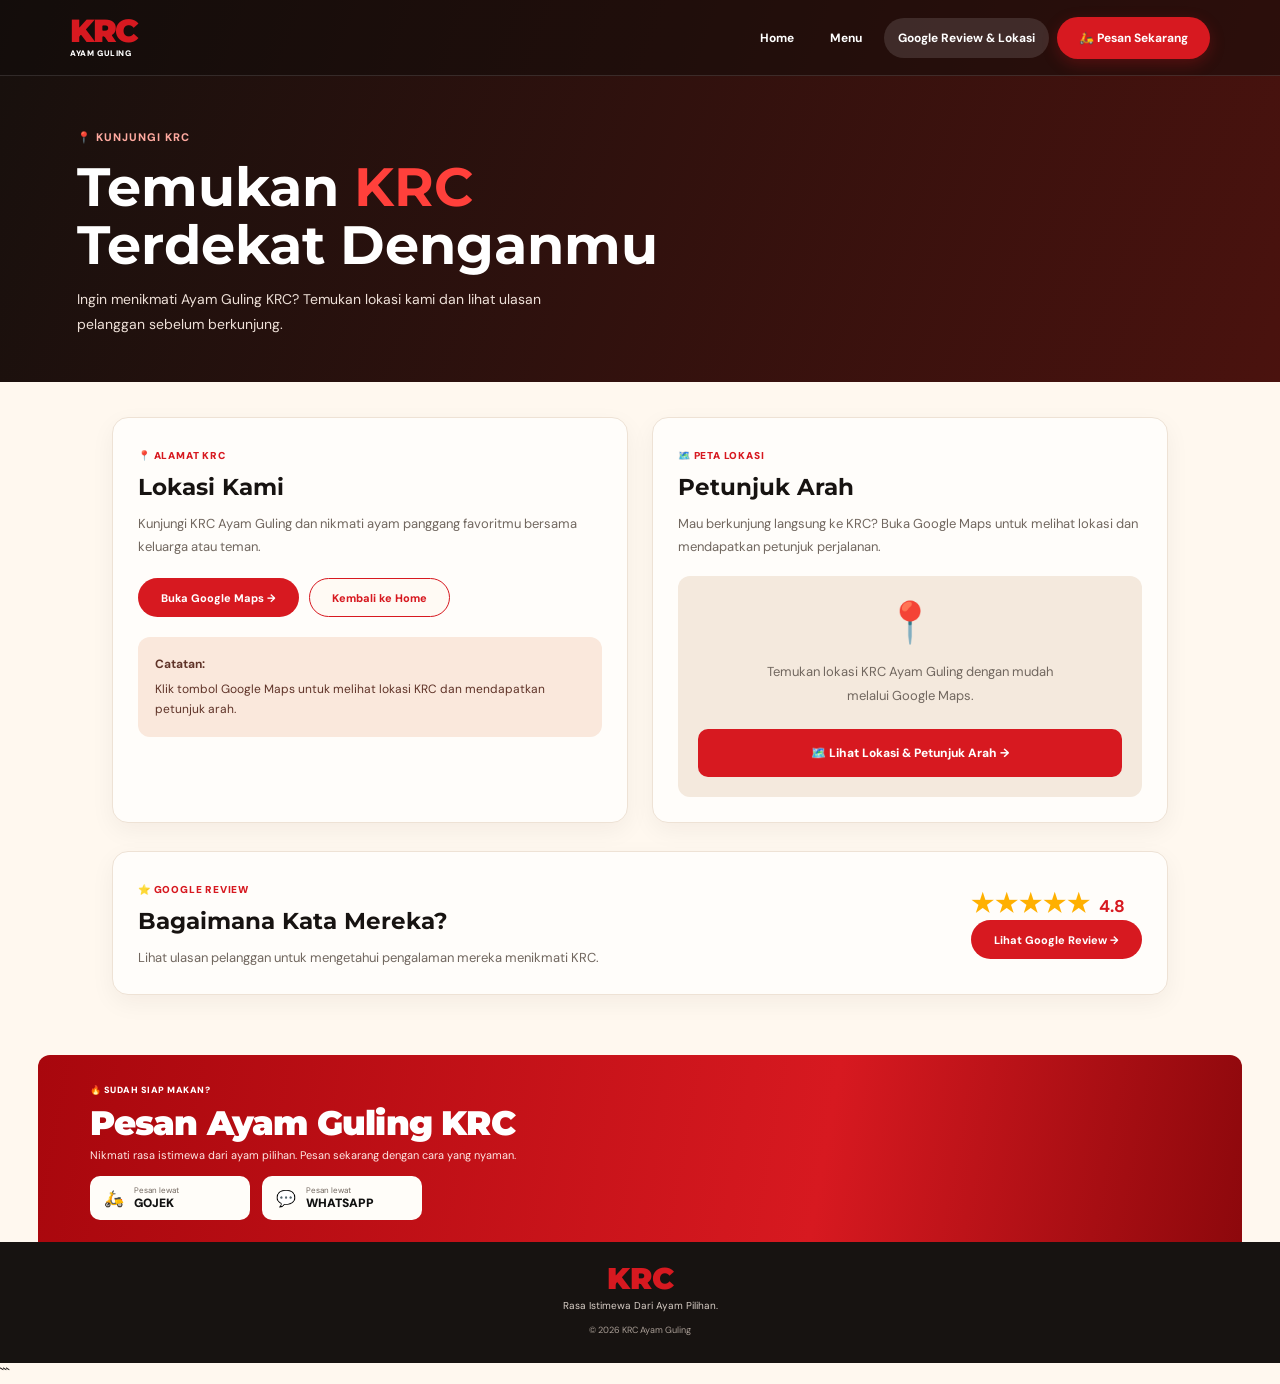
<file: KRC/lokasi.html>
<!DOCTYPE html>
<html lang="id">

<head>
    <meta charset="UTF-8">
    <meta name="viewport" content="width=device-width, initial-scale=1.0">

    <title>Lokasi & Google Review | KRC Ayam Guling</title>

    <meta
        name="description"
        content="Temukan lokasi KRC Ayam Guling dan lihat ulasan pelanggan."
    >

    <link rel="stylesheet" href="css/style.css">

    <style>
        .location-page-hero {
            padding: 125px 6% 45px;
            color: white;
            background: linear-gradient(110deg, #17100d, #4a120e);
        }

        .location-page-hero span {
            display: inline-block;
            color: #ffaaa0;
            font-size: 11px;
            font-weight: 800;
            letter-spacing: 1px;
        }

        .location-page-hero h1 {
            max-width: 700px;
            margin: 12px 0;
            font-family: "Montserrat", sans-serif;
            font-size: clamp(32px, 5vw, 54px);
            line-height: 1.08;
        }

        .location-page-hero h1 strong {
            color: #ff403b;
        }

        .location-page-hero p {
            max-width: 520px;
            color: #eee0d8;
            font-size: 14px;
            line-height: 1.8;
        }

        .location-page-content {
            max-width: 1100px;
            margin: auto;
            padding: 35px 22px 55px;
        }

        .location-panel {
            display: grid;
            grid-template-columns: 1fr 1fr;
            gap: 24px;
            align-items: stretch;
        }

        .location-info-card,
        .map-card,
        .review-detail-card {
            padding: 25px;
            background: #fffdfa;
            border: 1px solid #eee2d5;
            border-radius: 16px;
            box-shadow: 0 8px 25px rgba(48, 25, 12, .05);
        }

        .location-info-card h2,
        .map-card h2,
        .review-detail-card h2 {
            margin: 10px 0;
            font-family: "Montserrat", sans-serif;
            font-size: 23px;
            line-height: 1.2;
        }

        .location-label {
            color: #d71920;
            font-size: 10px;
            font-weight: 900;
            letter-spacing: .8px;
        }

        .location-info-card p,
        .map-card p,
        .review-detail-card p {
            color: #71675f;
            font-size: 13px;
            line-height: 1.8;
        }

        .location-actions {
            display: flex;
            flex-wrap: wrap;
            gap: 10px;
            margin-top: 20px;
        }

        .location-actions .btn {
            font-size: 11px;
        }

        .map-placeholder {
            min-height: 220px;
            margin-top: 18px;
            display: flex;
            flex-direction: column;
            align-items: center;
            justify-content: center;
            gap: 12px;
            padding: 20px;
            text-align: center;
            border-radius: 12px;
            background: #f4e9dd;
        }

        .map-placeholder .map-icon {
            font-size: 40px;
        }

        .map-placeholder p {
            max-width: 300px;
        }

        .map-placeholder .btn {
            text-decoration: none;
            text-align: center;
        }

        .review-detail-section {
            margin-top: 28px;
        }

        .review-detail-card {
            display: flex;
            align-items: center;
            justify-content: space-between;
            flex-wrap: wrap;
            gap: 20px;
        }

        .review-score {
            color: #ffb000;
            font-size: 25px;
            font-weight: 900;
            letter-spacing: 2px;
        }

        .review-score strong {
            color: #d71920;
            font-size: 17px;
            letter-spacing: 0;
        }

        .location-note {
            margin-top: 20px;
            padding: 17px;
            border-radius: 12px;
            background: #fae8dc;
            color: #5f3328;
            font-size: 12px;
            line-height: 1.7;
        }

        .location-note strong {
            display: block;
            margin-bottom: 4px;
        }

        .location-map-link {
            display: flex;
            align-items: center;
            justify-content: center;
            gap: 8px;
            width: 100%;
            min-height: 48px;
            margin-top: 10px;
            padding: 12px 16px;
            border-radius: 10px;
            background: #d71920;
            color: white;
            font-size: 12px;
            font-weight: 800;
            text-decoration: none;
            transition: background .2s ease, transform .2s ease;
        }

        .location-map-link:hover {
            background: #a90f16;
            transform: translateY(-2px);
        }

        .location-actions a,
        .review-detail-card a {
            text-decoration: none;
        }

        @media (max-width: 767px) {
            .location-page-hero {
                padding: 100px 20px 30px;
            }

            .location-page-hero h1 {
                font-size: 32px;
            }

            .location-page-hero p {
                font-size: 12px;
            }

            .location-page-content {
                padding: 22px 14px 35px;
            }

            .location-panel {
                grid-template-columns: 1fr;
                gap: 14px;
            }

            .location-info-card,
            .map-card,
            .review-detail-card {
                padding: 18px;
                border-radius: 12px;
            }

            .location-info-card h2,
            .map-card h2,
            .review-detail-card h2 {
                font-size: 20px;
            }

            .map-placeholder {
                min-height: 180px;
            }

            .review-detail-card {
                align-items: flex-start;
            }

            .location-actions {
                display: grid;
                grid-template-columns: 1fr;
            }

            .location-actions .btn {
                width: 100%;
                box-sizing: border-box;
                text-align: center;
            }

            .location-map-link {
                box-sizing: border-box;
            }

            .review-detail-card > div {
                max-width: 100%;
            }
        }
    </style>
</head>

<body>

    <!-- NAVBAR OTOMATIS -->
    <div id="navbar"></div>

    <main>

        <!-- HERO -->
        <section class="location-page-hero">

            <span>📍 KUNJUNGI KRC</span>

            <h1>
                Temukan <strong>KRC</strong><br>
                Terdekat Denganmu
            </h1>

            <p>
                Ingin menikmati Ayam Guling KRC?
                Temukan lokasi kami dan lihat ulasan pelanggan
                sebelum berkunjung.
            </p>

        </section>

        <!-- INFORMASI LOKASI -->
        <section class="location-page-content">

            <div class="location-panel">

                <!-- KARTU ALAMAT -->
                <article class="location-info-card">

                    <span class="location-label">
                        📍 ALAMAT KRC
                    </span>

                    <h2>Lokasi Kami</h2>

                    <p>
                        Kunjungi KRC Ayam Guling dan nikmati
                        ayam panggang favoritmu bersama keluarga
                        atau teman.
                    </p>

                    <div class="location-actions">

                        <a
                            href="https://maps.app.goo.gl/UUqvDCMfaUV72bQt6"
                            target="_blank"
                            rel="noopener noreferrer"
                            class="btn btn-primary"
                        >
                            Buka Google Maps →
                        </a>

                        <a
                            href="index.html"
                            class="btn btn-white"
                        >
                            Kembali ke Home
                        </a>

                    </div>

                    <div class="location-note">
                        <strong>Catatan:</strong>
                        Klik tombol Google Maps untuk melihat
                        lokasi KRC dan mendapatkan petunjuk arah.
                    </div>

                </article>

                <!-- KARTU PETA -->
                <article class="map-card">

                    <span class="location-label">
                        🗺️ PETA LOKASI
                    </span>

                    <h2>Petunjuk Arah</h2>

                    <p>
                        Mau berkunjung langsung ke KRC?
                        Buka Google Maps untuk melihat lokasi
                        dan mendapatkan petunjuk perjalanan.
                    </p>

                    <div class="map-placeholder">

                        <span class="map-icon">📍</span>

                        <p>
                            Temukan lokasi KRC Ayam Guling
                            dengan mudah melalui Google Maps.
                        </p>

                        <a
                            href="https://maps.app.goo.gl/UUqvDCMfaUV72bQt6"
                            target="_blank"
                            rel="noopener noreferrer"
                            class="location-map-link"
                        >
                            🗺️ Lihat Lokasi & Petunjuk Arah →
                        </a>

                    </div>

                </article>

            </div>

            <!-- GOOGLE REVIEW -->
            <section class="review-detail-section">

                <article class="review-detail-card">

                    <div>

                        <span class="location-label">
                            ⭐ GOOGLE REVIEW
                        </span>

                        <h2>Bagaimana Kata Mereka?</h2>

                        <p>
                            Lihat ulasan pelanggan untuk mengetahui
                            pengalaman mereka menikmati KRC.
                        </p>

                    </div>

                    <div>

                        <div class="review-score">
                            ★★★★★
                            <strong>4.8</strong>
                        </div>

                        <a
                            href="https://maps.app.goo.gl/UUqvDCMfaUV72bQt6"
                            class="btn btn-primary"
                            target="_blank"
                            rel="noopener noreferrer"
                        >
                            Lihat Google Review →
                        </a>

                    </div>

                </article>

            </section>

        </section>

        <!-- AJAKAN PESAN -->
        <section class="order-cta">

            <span>🔥 SUDAH SIAP MAKAN?</span>

            <h2>Pesan Ayam Guling KRC</h2>

            <p>
                Nikmati rasa istimewa dari ayam pilihan.
                Pesan sekarang dengan cara yang nyaman.
            </p>

            <div class="order-buttons">

                <a
                    href="pesan.html"
                    class="order-button gojek"
                >
                    🛵

                    <div>
                        <small>Pesan lewat</small>
                        <strong>GOJEK</strong>
                    </div>
                </a>

                <a
                    href="pesan.html"
                    class="order-button whatsapp"
                >
                    💬

                    <div>
                        <small>Pesan lewat</small>
                        <strong>WHATSAPP</strong>
                    </div>
                </a>

            </div>

        </section>

    </main>

    <!-- FOOTER -->
    <footer>

        <div class="footer-logo">KRC</div>

        <p>Rasa Istimewa Dari Ayam Pilihan.</p>

        <span>© 2026 KRC Ayam Guling</span>

    </footer>

    <!-- JAVASCRIPT NAVBAR -->
    <script src="js/navbar.js"></script>

</body>
</html>
```
</file>
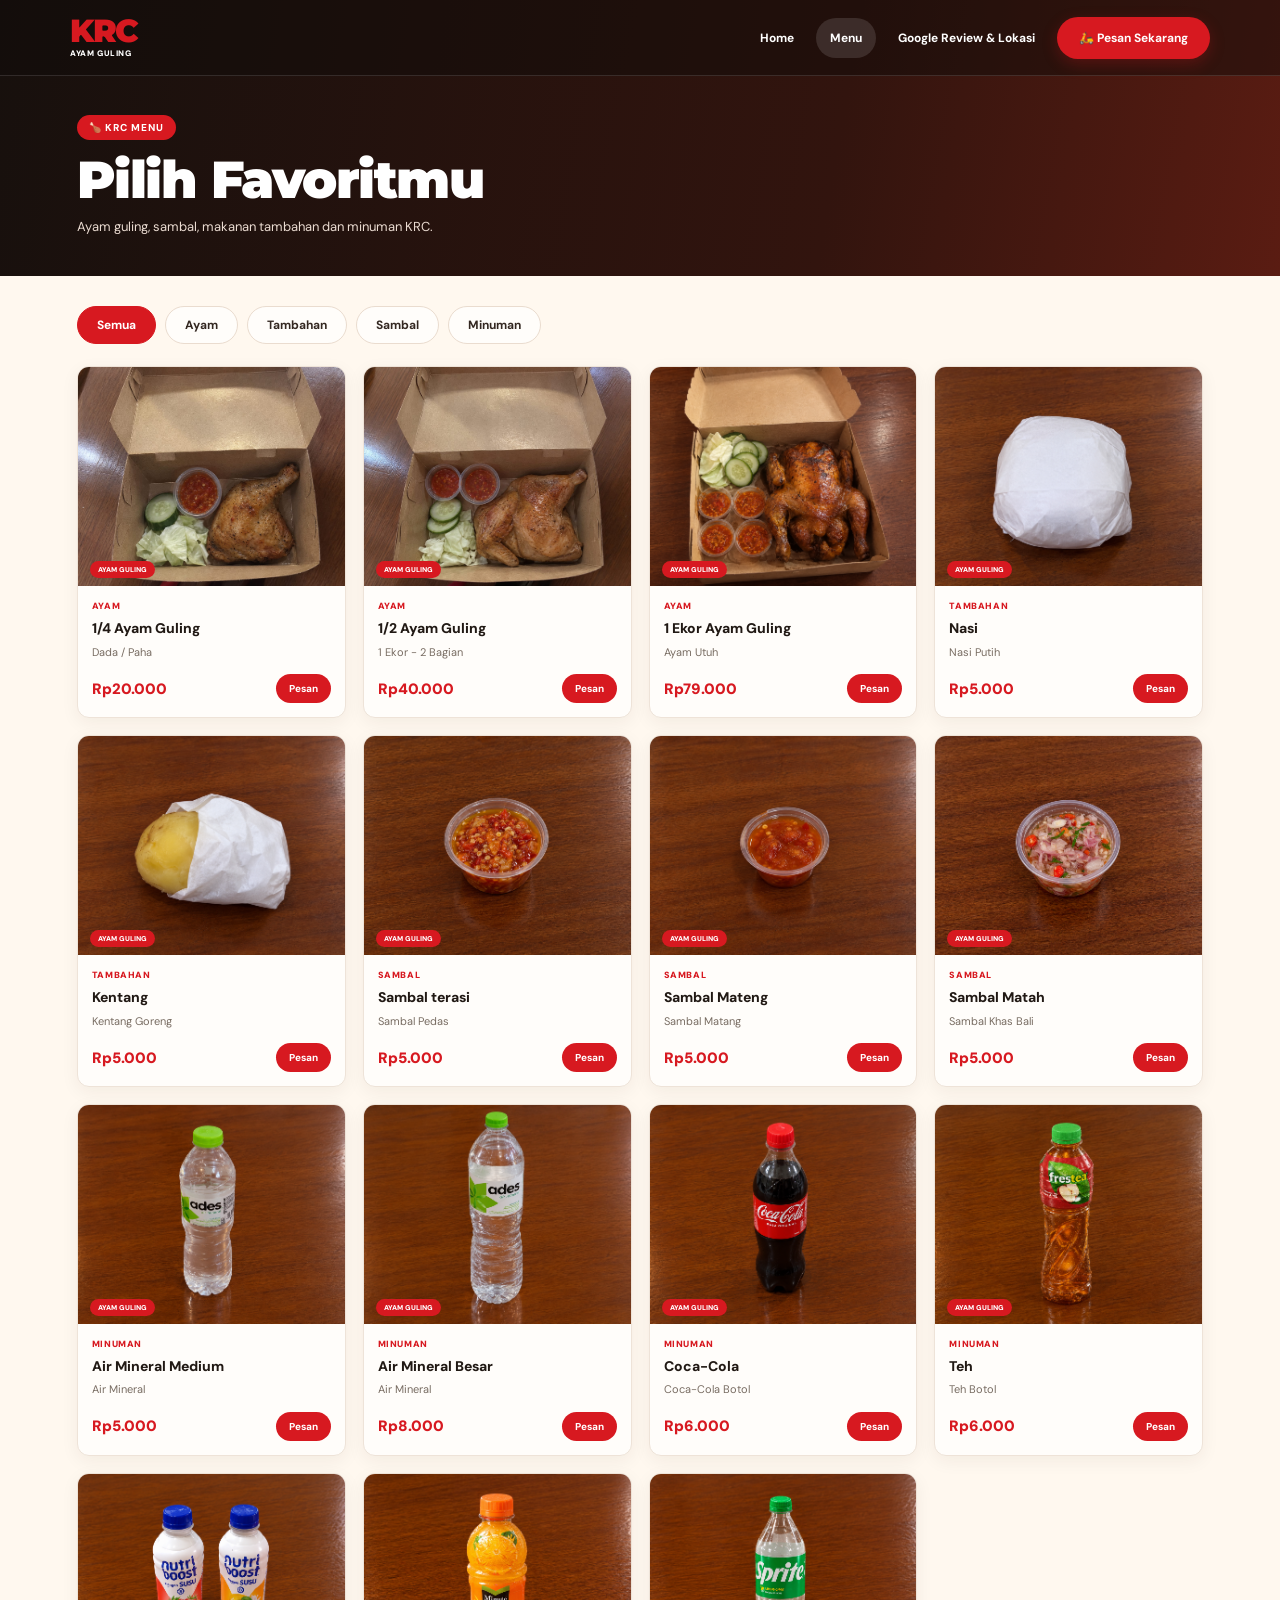
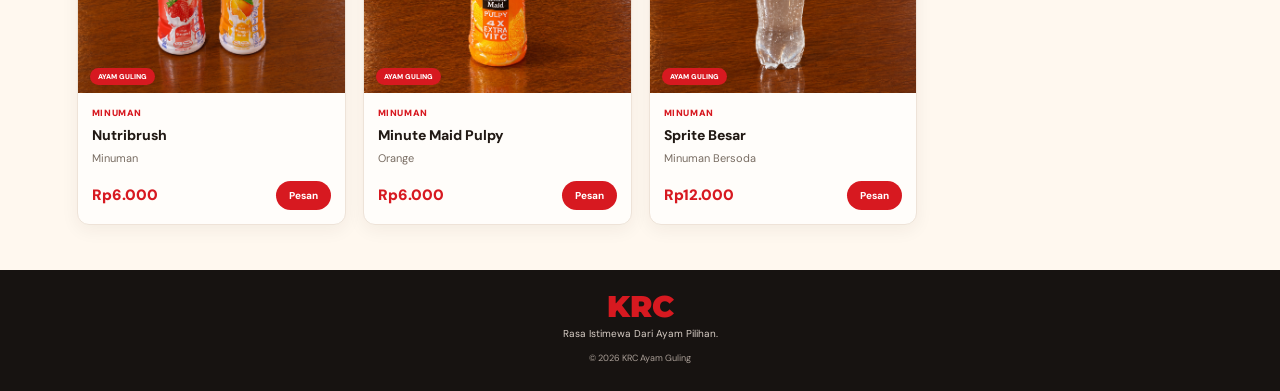
<file: KRC/menu.html>
<!DOCTYPE html>
<html lang="id">

<head>

    <meta charset="UTF-8">

    <meta
        name="viewport"
        content="width=device-width, initial-scale=1.0"
    >

    <title>Menu - KRC Ayam Guling</title>

    <link rel="stylesheet" href="css/style.css">

</head>

<body>

    <div id="navbar"></div>


    <main>

        <section class="page-header">

            <span>🍗 KRC MENU</span>

            <h1>
                Pilih Favoritmu
            </h1>

            <p>
                Ayam guling, sambal, makanan tambahan
                dan minuman KRC.
            </p>

        </section>


        <!-- FILTER -->
        <section class="menu-section">

            <div class="menu-filter">

                <button
                    class="filter-btn active"
                    data-category="all"
                >
                    Semua
                </button>

                <button
                    class="filter-btn"
                    data-category="ayam"
                >
                    Ayam
                </button>

                <button
                    class="filter-btn"
                    data-category="tambahan"
                >
                    Tambahan
                </button>

                <button
                    class="filter-btn"
                    data-category="sambal"
                >
                    Sambal
                </button>

                <button
                    class="filter-btn"
                    data-category="minuman"
                >
                    Minuman
                </button>

            </div>


            <div
                id="menu-container"
                class="menu-grid"
            ></div>

        </section>

    </main>


    <footer>

        <div class="footer-logo">
            KRC
        </div>

        <p>
            Rasa Istimewa Dari Ayam Pilihan.
        </p>

        <span>
            © 2026 KRC Ayam Guling
        </span>

    </footer>


    <script src="js/navbar.js"></script>
    <script src="js/menu.js"></script>

</body>
</html>
</file>
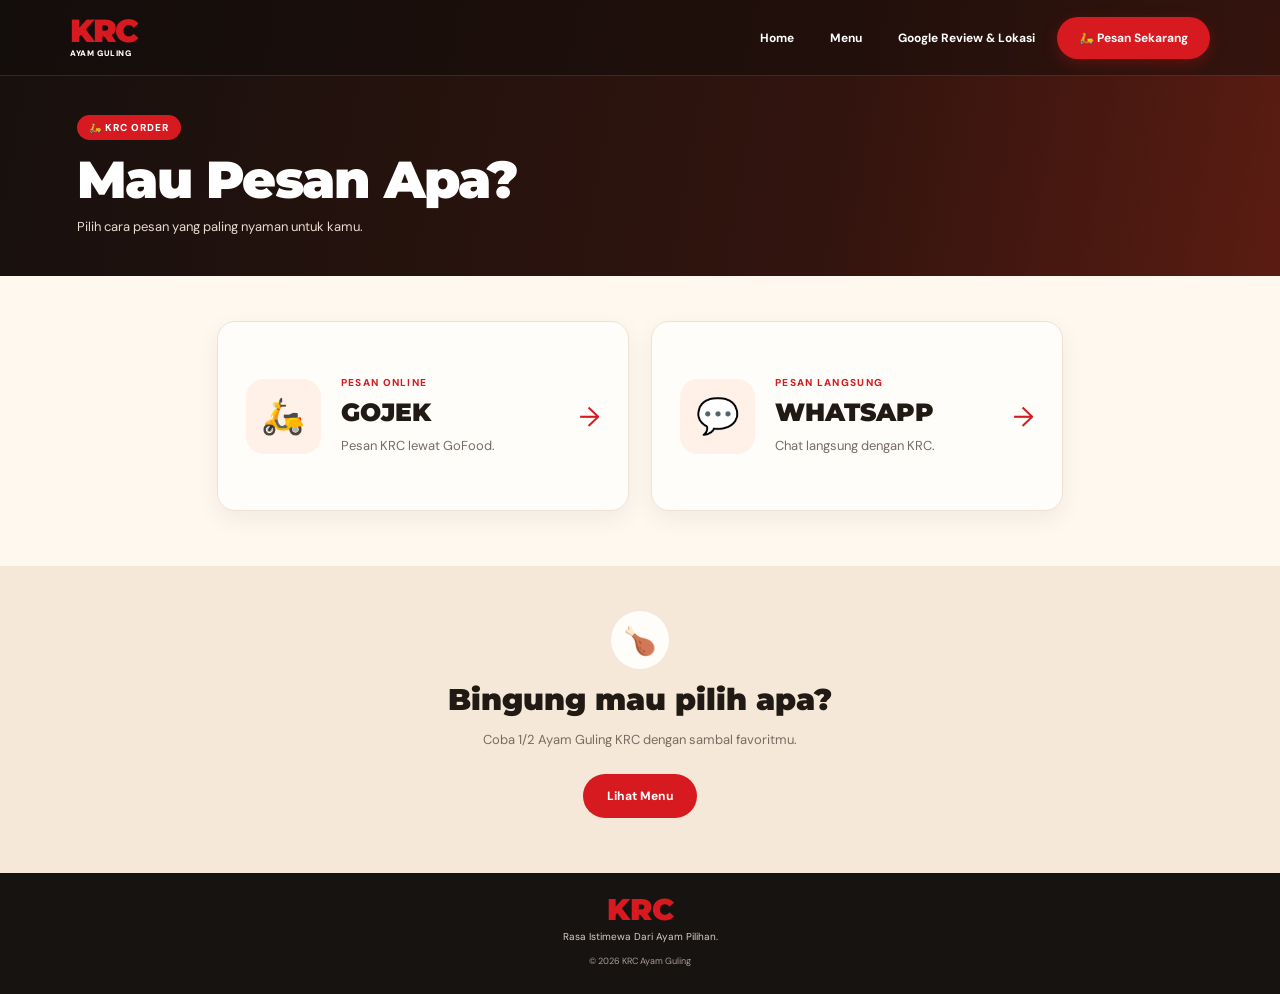
<file: KRC/pesan.html>
<!DOCTYPE html>
<html lang="id">

<head>

    <meta charset="UTF-8">

    <meta
        name="viewport"
        content="width=device-width, initial-scale=1.0"
    >

    <title>Pesan - KRC Ayam Guling</title>

    <link rel="stylesheet" href="css/style.css">

</head>

<body>

    <div id="navbar"></div>


    <main>

        <section class="page-header">

            <span>🛵 KRC ORDER</span>

            <h1>
                Mau Pesan Apa?
            </h1>

            <p>
                Pilih cara pesan yang paling nyaman
                untuk kamu.
            </p>

        </section>


        <section class="order-page">

            
<!-- GOJEK -->
<a
    href="gojek://gofood/search?query=KRC%20Ayam%20Guling"
    class="big-order-card"
    target="_blank"
>
    <div class="order-icon">
        🛵
    </div>

    <div>
        <small>
            PESAN ONLINE
        </small>

        <h2>
            GOJEK
        </h2>

        <p>
            Pesan KRC lewat GoFood.
        </p>
    </div>

    <span class="arrow">
        →
    </span>
</a>


            <!-- WHATSAPP -->
            <a
                
href="https://wa.me/628213143033?text=Halo%20saya%20mau%20pesan%20ayam%20guling%2C%20apa%20ada%20yang%20ready%3F"

                class="big-order-card"
                target="_blank"
            >

                <div class="order-icon">
                    💬
                </div>

                <div>

                    <small>
                        PESAN LANGSUNG
                    </small>

                    <h2>
                        WHATSAPP
                    </h2>

                    <p>
                        Chat langsung dengan KRC.
                    </p>

                </div>

                <span class="arrow">
                    →
                </span>

            </a>

        </section>


        <section class="order-note">

            <span>
                🍗
            </span>

            <h2>
                Bingung mau pilih apa?
            </h2>

            <p>
                Coba 1/2 Ayam Guling KRC
                dengan sambal favoritmu.
            </p>

            <a href="menu.html" class="btn btn-primary">
                Lihat Menu
            </a>

        </section>

    </main>


    <footer>

        <div class="footer-logo">
            KRC
        </div>

        <p>
            Rasa Istimewa Dari Ayam Pilihan.
        </p>

        <span>
            © 2026 KRC Ayam Guling
        </span>

    </footer>


    <script src="js/navbar.js"></script>

</body>
</html>
</file>
<file: KRC/css/style.css>
@import url('https://fonts.googleapis.com/css2?family=DM+Sans:wght@400;500;600;700;800&family=Montserrat:wght@700;800;900&display=swap');

/* =====================================
   KRC AYAM GULING — MAIN STYLESHEET
   DESKTOP + MOBILE RESPONSIVE
===================================== */

:root {
    --red: #d71920;
    --red-dark: #a90e15;
    --cream: #fff8ef;
    --ink: #171311;
    --muted: #71675f;
    --line: #eee2d5;
    --shadow: 0 10px 30px rgba(48, 25, 12, .08);
}

* {
    box-sizing: border-box;
    margin: 0;
    padding: 0;
}

html {
    scroll-behavior: smooth;
    scroll-padding-top: 80px;
}

body {
    background: var(--cream);
    color: var(--ink);
    font-family: "DM Sans", sans-serif;
    overflow-x: hidden;
}

img {
    display: block;
    max-width: 100%;
    height: auto;
}

a {
    color: inherit;
    text-decoration: none;
    -webkit-tap-highlight-color: transparent;
}

button {
    font: inherit;
}

#navbar {
    position: relative;
    z-index: 1000;
}

/* =====================================
   NAVBAR
===================================== */

.navbar {
    position: absolute;
    top: 0;
    left: 0;
    width: 100%;
    height: 76px;
    padding: 0 clamp(24px, 6vw, 70px);

    display: flex;
    align-items: center;
    justify-content: space-between;
    gap: 24px;

    background: rgba(15, 12, 10, .48);
    border-bottom: 1px solid rgba(255, 255, 255, .12);
    color: #fff;
    z-index: 1001;
}

.navbar-logo {
    display: flex;
    flex-direction: column;
    line-height: .82;
    flex-shrink: 0;
}

.navbar-logo span {
    font-family: "Montserrat", sans-serif;
    color: var(--red);
    font-size: 32px;
    font-weight: 900;
    letter-spacing: -1.5px;
}

.navbar-logo small {
    margin-top: 6px;
    color: #fff;
    font-size: 8px;
    font-weight: 900;
    letter-spacing: .6px;
}

.desktop-nav {
    display: flex;
    align-items: center;
    gap: 8px;
}

.desktop-nav a {
    padding: 12px 14px;
    font-size: 12px;
    font-weight: 700;
    color: #fff;
    border-radius: 30px;
    transition: .2s;
}

.desktop-nav a:hover,
.desktop-nav a.active:not(.nav-order) {
    background: rgba(255, 255, 255, .12);
}

.desktop-nav .nav-order {
    padding: 13px 22px;
    background: var(--red);
    box-shadow: 0 5px 15px #d7192040;
}

.desktop-nav .nav-order:hover {
    background: #ef282f;
    transform: translateY(-1px);
}

.menu-toggle {
    display: none;
    border: 1px solid #ffffff45;
    background: #171311aa;
    color: #fff;
    border-radius: 50%;
    width: 42px;
    height: 42px;
    align-items: center;
    justify-content: center;
    cursor: pointer;
    font-size: 22px;
}

.mobile-menu {
    display: none;
    position: fixed;
    top: 74px;
    left: 14px;
    right: 14px;
    padding: 12px;
    background: #fffaf4;
    color: var(--ink);
    border: 1px solid var(--line);
    border-radius: 18px;
    box-shadow: 0 20px 50px #0003;
    z-index: 1100;
}

.mobile-menu.show {
    display: flex;
    flex-direction: column;
}

.mobile-menu a {
    padding: 14px 12px;
    border-radius: 12px;
    font-size: 14px;
    font-weight: 700;
}

.mobile-menu a:hover,
.mobile-menu a.active:not(.mobile-order) {
    background: #f4e6d9;
}

.mobile-menu .mobile-order {
    background: var(--red);
    color: #fff;
}

.bottom-nav {
    display: none;
}

/* =====================================
   HERO
===================================== */

main {
    display: block;
}

.hero {
    position: relative;
    isolation: isolate;
    min-height: 340px;
    padding: 105px clamp(28px, 6vw, 70px) 38px;

    display: grid;
    grid-template-columns: minmax(280px, .95fr) minmax(300px, 1.05fr);
    align-items: center;
    gap: 24px;

    color: #fff;

    background:
        linear-gradient(
            90deg,
            rgba(13, 10, 8, .97) 0%,
            rgba(21, 12, 7, .86) 36%,
            rgba(21, 12, 7, .14) 100%
        ),
        url("../assets/hero.png") center / cover no-repeat;
}

.hero::after {
    content: "";
    position: absolute;
    inset: 0;
    z-index: -1;
    background: linear-gradient(
        0deg,
        rgba(15, 8, 4, .25),
        transparent 50%
    );
}

.hero-content {
    max-width: 510px;
    position: relative;
    z-index: 1;
}

.hero-badge {
    display: inline-flex;
    align-items: center;
    background: var(--red);
    padding: 6px 12px;
    border-radius: 30px;
    font-size: 10px;
    font-weight: 800;
    letter-spacing: .4px;
}

.hero h1 {
    font-family: "Montserrat", sans-serif;
    font-size: clamp(35px, 4vw, 56px);
    font-weight: 900;
    line-height: 1.02;
    letter-spacing: -1.7px;
    margin: 14px 0;
}

.hero h1 span {
    display: block;
    color: #ff403b;
}

.hero p {
    max-width: 390px;
    margin: 0 0 18px;
    font-size: 13px;
    line-height: 1.65;
    color: #f5eee8;
}

.hero-buttons {
    display: flex;
    flex-wrap: wrap;
    gap: 12px;
}

.btn {
    display: inline-flex;
    align-items: center;
    justify-content: center;
    min-height: 39px;
    padding: 11px 22px;
    border: 1px solid transparent;
    border-radius: 30px;
    font-size: 11px;
    font-weight: 800;
    transition: transform .2s, background .2s;
}

.btn:hover {
    transform: translateY(-2px);
}

.btn-primary,
.hero .btn-primary {
    background: var(--red);
    color: #fff;
}

.btn-primary:hover {
    background: #ef282f;
}

.btn-outline {
    border-color: #fff;
    background: transparent;
    color: #fff;
}

.btn-outline:hover {
    background: #fff;
    color: var(--ink);
}

.hero-image {
    min-width: 0;
    position: relative;
    z-index: 0;
}

.hero-image img {
    width: 100%;
    height: 300px;
    object-fit: cover;
    object-position: center;
    border-radius: 8px;
}

/* =====================================
   SECTION & HEADINGS
===================================== */

.section {
    padding: 32px clamp(24px, 6.2vw, 70px) 28px;
}

.section-heading {
    margin-bottom: 18px;
}

.section-heading > span {
    display: inline-block;
    color: var(--red);
    font-size: 10px;
    font-weight: 900;
    letter-spacing: .7px;
}

.section-heading h2 {
    font-family: "Montserrat", sans-serif;
    font-size: clamp(25px, 3vw, 34px);
    font-weight: 900;
    letter-spacing: -.9px;
    line-height: 1.1;
    margin: 5px 0;
}

.section-heading p {
    margin: 0;
    color: var(--muted);
    font-size: 12px;
    line-height: 1.6;
}

/* =====================================
   PRODUCT CARDS
===================================== */

.home-products,
.menu-grid {
    display: grid;
    grid-template-columns: repeat(3, minmax(0, 1fr));
    gap: 15px;
}

.product-card {
    min-width: 0;
    overflow: hidden;
    background: #fffdfa;
    border: 1px solid #eee5db;
    border-radius: 10px;
    box-shadow: 0 4px 14px #45220c08;
    transition: transform .2s, box-shadow .2s;
}

.product-card:hover {
    transform: translateY(-3px);
    box-shadow: var(--shadow);
}

.product-image {
    position: relative;
    height: 122px;
    background: #ead7c4;
    overflow: hidden;
}

.product-image img {
    width: 100%;
    height: 100%;
    object-fit: cover;
}

.product-image::after {
    content: "AYAM GULING";
    position: absolute;
    left: 12px;
    bottom: 8px;
    background: var(--red);
    color: #fff;
    padding: 4px 8px;
    border-radius: 20px;
    font-size: 7px;
    font-weight: 900;
}

.product-info {
    padding: 10px 13px 12px;
}

.product-category {
    display: none;
}

.product-info h3 {
    font-size: 13px;
    line-height: 1.3;
    margin: 0 0 4px;
    font-weight: 800;
}

.product-info p {
    font-size: 11px;
    color: var(--muted);
    margin: 0;
}

.product-bottom {
    display: flex;
    align-items: center;
    justify-content: space-between;
    gap: 8px;
    margin-top: 10px;
    flex-wrap: wrap;
}

.product-bottom strong {
    font-size: 15px;
    color: var(--red);
    font-weight: 900;
}

.product-bottom a {
    display: inline-flex;
    align-items: center;
    justify-content: center;
    background: var(--red);
    color: white;
    border-radius: 30px;
    padding: 7px 14px;
    font-size: 10px;
    font-weight: 800;
}

.product-bottom a:hover {
    background: var(--red-dark);
}

.center-button {
    text-align: center;
    margin-top: 16px;
}

.btn-dark {
    background: #17100d;
    color: #fff;
}

.btn-dark:hover {
    background: var(--red);
}

/* =====================================
   WHY KRC
===================================== */

.features-section {
    margin: 0 3%;
    padding: 25px 3.5% 28px;
    border-radius: 12px;
    background: linear-gradient(120deg, #fae8dc, #fff0e6);
    color: var(--ink);
}

.section-heading.light > span {
    color: var(--red);
}

.section-heading.light h2 {
    color: var(--ink);
}

.features {
    display: grid;
    grid-template-columns: repeat(3, minmax(0, 1fr));
    gap: 16px;
}

.feature {
    padding: 5px 14px;
    display: grid;
    grid-template-columns: 48px 1fr;
    column-gap: 12px;
    align-items: center;
    text-align: left;
    border-right: 1px solid #ead9cd;
}

.feature:last-child {
    border-right: 0;
}

.feature-icon {
    width: 44px;
    height: 44px;
    grid-row: span 2;
    display: grid;
    place-items: center;
    background: var(--red);
    color: #fff;
    border-radius: 50%;
    font-size: 22px;
}

.feature h3 {
    font-size: 13px;
    margin: 0 0 5px;
    font-weight: 900;
}

.feature p {
    font-size: 11px;
    line-height: 1.5;
    color: var(--muted);
    margin: 0;
}

/* =====================================
   GOOGLE REVIEW
===================================== */

.review-section {
    margin-top: 0;
    background: linear-gradient(100deg, #fffaf4, #fff5e9);
}

.rating {
    color: #ffb000;
    font-size: 21px;
    letter-spacing: 1px;
    font-weight: 900;
}

.rating strong {
    color: var(--red);
    font-size: 13px;
    letter-spacing: 0;
    margin-left: 6px;
}

.review-card {
    max-width: 580px;
    padding: 18px 20px;
    border: 1px solid #eee5db;
    border-radius: 10px;
    background: #fffdfa;
    box-shadow: 0 4px 14px #45220c08;
}

.review-stars {
    color: #ffb000;
    letter-spacing: 2px;
}

.review-card p {
    font-size: 13px;
    line-height: 1.6;
    margin: 8px 0;
    color: #302722;
}

.review-card span {
    font-size: 10px;
    color: var(--muted);
}

/* =====================================
   LOCATION
===================================== */

.location-section {
    position: relative;
    overflow: hidden;
    margin: 0 3%;
    padding: 28px 4%;
    min-height: 150px;
    border-radius: 12px;
    background:
        linear-gradient(
            90deg,
            #fff8ef 0%,
            #fff8ef 45%,
            #fff8ef20 100%
        ),
        url("../assets/lokasi.jpg") right center / auto 100% no-repeat;
    border: 1px solid #f0e4d7;
}

.location-content {
    max-width: 390px;
}

.location-content > span {
    color: var(--red);
    font-size: 10px;
    font-weight: 900;
}

.location-content h2 {
    font-family: "Montserrat", sans-serif;
    font-size: clamp(23px, 3vw, 32px);
    line-height: 1.1;
    letter-spacing: -.8px;
    margin: 7px 0;
}

.location-content p {
    font-size: 12px;
    line-height: 1.6;
    color: var(--muted);
    margin: 0 0 12px;
}

.btn-white {
    border-color: var(--red);
    color: var(--red);
    background: #fffaf4;
}

.btn-white:hover {
    background: var(--red);
    color: #fff;
}

/* =====================================
   ORDER CTA
===================================== */

.order-cta {
    margin: 5px 3% 0;
    padding: 22px 4%;
    background: linear-gradient(100deg, #a8070d, #d71920 65%, #8d080c);
    color: #fff;
    border-radius: 12px 12px 0 0;
}

.order-cta > span {
    font-size: 9px;
    font-weight: 900;
    letter-spacing: .5px;
}

.order-cta h2 {
    font-family: "Montserrat", sans-serif;
    font-size: clamp(24px, 3vw, 34px);
    margin: 4px 0;
    font-weight: 900;
    letter-spacing: -.8px;
}

.order-cta p {
    font-size: 11px;
    margin: 0;
    color: #ffe8e5;
}

.order-buttons {
    display: flex;
    gap: 12px;
    margin-top: 14px;
}

.order-button {
    display: flex;
    align-items: center;
    gap: 10px;
    min-width: 160px;
    padding: 9px 14px;
    background: #fffdf9;
    color: #111;
    border-radius: 10px;
}

.order-button > div {
    display: flex;
    flex-direction: column;
}

.order-button small {
    font-size: 8px;
    color: #71675f;
}

.order-button strong {
    font-size: 12px;
    font-weight: 900;
}

/* =====================================
   FOOTER
===================================== */

footer {
    padding: 22px 20px 25px;
    background: #171311;
    color: #fff;
    text-align: center;
}

.footer-logo {
    font-family: "Montserrat", sans-serif;
    font-size: 30px;
    font-weight: 900;
    color: var(--red);
    line-height: 1;
}

footer p {
    font-size: 10px;
    color: #d8cec6;
    margin: 5px 0;
}

footer > span {
    font-size: 9px;
    color: #a99e96;
}

/* =====================================
   TABLET
===================================== */

@media (min-width: 768px) and (max-width: 1050px) {
    .hero {
        padding-left: 5%;
        padding-right: 5%;
        gap: 20px;
    }

    .hero h1 {
        font-size: clamp(34px, 4.5vw, 48px);
    }

    .hero-image img {
        height: 260px;
    }

    .product-image {
        height: 110px;
    }

    .product-info {
        padding: 9px;
    }
}

/* =====================================
   MOBILE
===================================== */

@media (max-width: 767px) {
    .navbar {
        height: 62px;
        padding: 0 18px;
        background: rgba(10, 9, 8, .74);
    }

    .navbar-logo span {
        font-size: 29px;
    }

    .navbar-logo small {
        font-size: 7px;
    }

    .desktop-nav {
        display: none;
    }

    .menu-toggle {
        display: flex;
    }

    .mobile-menu {
        top: 70px;
    }

    .hero {
        display: flex;
        flex-direction: column;
        align-items: stretch;
        gap: 0;
        min-height: 0;
        padding: 92px 20px 30px;

        background:
            linear-gradient(
                180deg,
                rgba(12, 9, 7, .88),
                rgba(18, 9, 5, .48) 65%,
                rgba(18, 9, 5, .08)
            ),
            url("../assets/hero.png") center / cover no-repeat;
    }

    .hero-content {
        padding: 0;
    }

    .hero-badge {
        font-size: 8px;
        padding: 5px 9px;
    }

    .hero h1 {
        font-size: clamp(31px, 8.5vw, 43px);
        line-height: 1.03;
        letter-spacing: -1.1px;
        margin: 9px 0;
    }

    .hero p {
        font-size: 11px;
        line-height: 1.55;
        max-width: 290px;
        margin: 0 0 13px;
    }

    .hero-buttons {
        gap: 8px;
    }

    .btn {
        min-height: 33px;
        padding: 9px 15px;
        font-size: 9px;
    }

    .hero-image {
        display: none;
    }

    .section {
        padding: 24px 16px 22px;
    }

    .section-heading {
        margin-bottom: 13px;
    }

    .section-heading > span {
        font-size: 8px;
    }

    .section-heading h2 {
        font-size: 25px;
        margin: 4px 0;
    }

    .section-heading p {
        font-size: 10px;
    }

    .home-products,
    .menu-grid {
        grid-template-columns: repeat(2, minmax(0, 1fr));
        gap: 9px;
    }

    .product-card {
        border-radius: 9px;
    }

    .product-image {
        height: auto;
        aspect-ratio: 1.22 / 1;
    }

    .product-image::after {
        left: 7px;
        bottom: 6px;
        padding: 3px 6px;
        font-size: 6px;
    }

    .product-info {
        padding: 8px;
    }

    .product-info h3 {
        font-size: 10px;
        margin-bottom: 3px;
    }

    .product-info p {
        font-size: 8px;
    }

    .product-bottom {
        align-items: flex-start;
        flex-direction: column;
        gap: 6px;
        margin-top: 8px;
    }

    .product-bottom strong {
        font-size: 12px;
    }

    .product-bottom a {
        width: auto;
        padding: 6px 12px;
        font-size: 8px;
    }

    .center-button {
        margin-top: 13px;
    }

    .center-button .btn {
        font-size: 9px;
    }

    .features-section {
        margin: 0 10px;
        padding: 19px 14px;
        border-radius: 10px;
    }

    .features-section .section-heading h2 {
        font-size: 22px;
    }

    .features {
        grid-template-columns: 1fr;
        gap: 0;
    }

    .feature {
        grid-template-columns: 38px 1fr;
        column-gap: 10px;
        padding: 10px 0;
        border-right: 0;
        border-bottom: 1px solid #ead9cd;
    }

    .feature:last-child {
        border-bottom: 0;
    }

    .feature-icon {
        width: 32px;
        height: 32px;
        font-size: 17px;
    }

    .feature h3 {
        font-size: 10px;
        margin-bottom: 3px;
    }

    .feature p {
        font-size: 9px;
        line-height: 1.4;
    }

    .review-section {
        padding-top: 24px;
    }

    .rating {
        font-size: 17px;
    }

    .rating strong {
        font-size: 10px;
    }

    .review-card {
        padding: 13px;
        border-radius: 9px;
    }

    .review-card p {
        font-size: 10px;
        margin: 5px 0;
    }

    .review-card span {
        font-size: 8px;
    }

    .location-section {
        margin: 0 10px;
        padding: 18px 14px;
        min-height: 120px;
        border-radius: 10px;

        background:
            linear-gradient(
                90deg,
                #fff8eff5 0%,
                #fff8efdd 55%,
                #fff8ef45 100%
            ),
            url("../assets/lokasi.jpg") right center / auto 100% no-repeat;
    }

    .location-content {
        max-width: 68%;
    }

    .location-content > span {
        font-size: 8px;
    }

    .location-content h2 {
        font-size: 20px;
        margin: 5px 0;
    }

    .location-content p {
        font-size: 9px;
        line-height: 1.45;
        margin-bottom: 8px;
    }

    .order-cta {
        margin: 5px 10px 0;
        padding: 18px 14px;
        border-radius: 10px 10px 0 0;
    }

    .order-cta > span {
        font-size: 8px;
    }

    .order-cta h2 {
        font-size: 23px;
    }

    .order-cta p {
        font-size: 9px;
        line-height: 1.5;
    }

    .order-buttons {
        display: grid;
        grid-template-columns: 1fr 1fr;
        gap: 8px;
        margin-top: 12px;
    }

    .order-button {
        min-width: 0;
        padding: 9px 8px;
        gap: 7px;
        border-radius: 9px;
    }

    .order-button small {
        font-size: 7px;
    }

    .order-button strong {
        font-size: 9px;
    }

    footer {
        padding: 17px 15px 20px;
    }

    .footer-logo {
        font-size: 26px;
    }

    footer p {
        font-size: 8px;
    }

    footer > span {
        font-size: 7px;
    }
}

/* =====================================
   SMALL MOBILE
===================================== */

@media (max-width: 360px) {
    .hero {
        padding-left: 16px;
        padding-right: 16px;
    }

    .hero h1 {
        font-size: 30px;
    }

    .hero-buttons .btn {
        padding: 8px 11px;
    }

    .product-info {
        padding: 7px;
    }

    .order-buttons {
        grid-template-columns: 1fr;
    }
}

/* ACCESSIBILITY */

@media (prefers-reduced-motion: reduce) {
    *,
    *::before,
    *::after {
        scroll-behavior: auto !important;
        transition: none !important;
    }
}


/* =========================================
   KRC MENU PAGE - REDESIGN
   Mempertahankan HTML dan JS menu lama
========================================= */

/* HEADER MENU */
.page-header {
    position: relative;
    padding: 115px 6% 38px;
    overflow: hidden;
    color: #fff;
    background:
        linear-gradient(100deg, #17100d 0%, #32140e 65%, #5a1c12 100%);
}

.page-header > span {
    display: inline-block;
    padding: 6px 12px;
    border-radius: 30px;
    background: #d71920;
    color: #fff;
    font-size: 10px;
    font-weight: 800;
    letter-spacing: 1px;
}

.page-header h1 {
    margin: 12px 0 8px;
    font-family: "Montserrat", sans-serif;
    font-size: clamp(34px, 5vw, 52px);
    font-weight: 900;
    line-height: 1.08;
    letter-spacing: -1.5px;
}

.page-header p {
    max-width: 480px;
    color: #eadbd1;
    font-size: 13px;
    line-height: 1.7;
}

/* AREA MENU */
.menu-section {
    padding: 30px 6% 45px;
    background: #fff8ef;
    min-height: 400px;
}

/* FILTER KATEGORI */
.menu-filter {
    display: flex;
    align-items: center;
    flex-wrap: wrap;
    gap: 9px;
    margin-bottom: 22px;
}

.filter-btn {
    padding: 10px 19px;
    border: 1px solid #eadccf;
    border-radius: 30px;
    background: #fffdfa;
    color: #332720;
    font-size: 12px;
    font-weight: 700;
    cursor: pointer;
    transition: background .2s, color .2s, border-color .2s;
}

.filter-btn:hover,
.filter-btn.active {
    background: #d71920;
    border-color: #d71920;
    color: #fff;
}

/* GRID PRODUK */
.menu-grid {
    display: grid;
    grid-template-columns: repeat(4, minmax(0, 1fr));
    gap: 17px;
    align-items: stretch;
}

/* KARTU PRODUK */
.menu-grid .product-card {
    min-width: 0;
    overflow: hidden;
    border: 1px solid #eee3d8;
    border-radius: 12px;
    background: #fffdfa;
    box-shadow: 0 5px 18px rgba(47, 27, 13, .06);
    transition: transform .2s, box-shadow .2s;
}

.menu-grid .product-card:hover {
    transform: translateY(-4px);
    box-shadow: 0 12px 26px rgba(47, 27, 13, .12);
}

/* GAMBAR PRODUK */
.menu-grid .product-image {
    height: auto;
    aspect-ratio: 1 / .82;
    overflow: hidden;
    background: #f1e4d7;
}

.menu-grid .product-image img {
    display: block;
    width: 100%;
    height: 100%;
    object-fit: cover;
    transition: transform .35s;
}

.menu-grid .product-card:hover .product-image img {
    transform: scale(1.04);
}

.menu-grid .product-placeholder {
    width: 100%;
    height: 100%;
    min-height: 130px;
    display: grid;
    place-items: center;
    font-size: 42px;
}

/* INFORMASI PRODUK */
.menu-grid .product-info {
    display: flex;
    flex-direction: column;
    align-items: flex-start;
    padding: 14px;
    min-height: 130px;
}

.menu-grid .product-category {
    display: inline-block;
    margin-bottom: 7px;
    color: #d71920;
    font-size: 9px;
    font-weight: 900;
    text-transform: uppercase;
    letter-spacing: .6px;
}

.menu-grid .product-info h3 {
    margin: 0 0 5px;
    color: #211914;
    font-size: 14px;
    font-weight: 800;
    line-height: 1.4;
}

.menu-grid .product-info p {
    color: #786c62;
    font-size: 11px;
    line-height: 1.5;
}

/* HARGA DAN TOMBOL PESAN */
.menu-grid .product-bottom {
    width: 100%;
    display: flex;
    align-items: center;
    justify-content: space-between;
    gap: 8px;
    margin-top: auto;
    padding-top: 14px;
}

.menu-grid .product-bottom strong {
    color: #d71920;
    font-size: 15px;
    font-weight: 900;
}

.menu-grid .product-bottom a {
    flex-shrink: 0;
    display: inline-flex;
    align-items: center;
    justify-content: center;
    padding: 8px 13px;
    border-radius: 30px;
    background: #d71920;
    color: #fff;
    font-size: 10px;
    font-weight: 800;
    transition: background .2s;
}

.menu-grid .product-bottom a:hover {
    background: #a90e15;
}

/* TABLET */
@media (max-width: 1000px) {
    .menu-grid {
        grid-template-columns: repeat(3, minmax(0, 1fr));
        gap: 13px;
    }

    .menu-section {
        padding-left: 4%;
        padding-right: 4%;
    }
}

/* HP */
@media (max-width: 767px) {
    .page-header {
        padding: 96px 20px 27px;
    }

    .page-header h1 {
        font-size: 34px;
        letter-spacing: -1px;
    }

    .page-header p {
        max-width: 320px;
        font-size: 11px;
    }

    .menu-section {
        padding: 22px 14px 32px;
    }

    .menu-filter {
        gap: 7px;
        margin-bottom: 17px;
    }

    .filter-btn {
        padding: 9px 13px;
        font-size: 10px;
    }

    .menu-grid {
        grid-template-columns: repeat(2, minmax(0, 1fr));
        gap: 10px;
    }

    .menu-grid .product-image {
        aspect-ratio: 1 / .88;
    }

    .menu-grid .product-info {
        padding: 10px;
        min-height: 125px;
    }

    .menu-grid .product-category {
        font-size: 8px;
        margin-bottom: 5px;
    }

    .menu-grid .product-info h3 {
        font-size: 12px;
    }

    .menu-grid .product-info p {
        font-size: 10px;
    }

    .menu-grid .product-bottom {
        gap: 6px;
        padding-top: 11px;
        flex-wrap: wrap;
    }

    .menu-grid .product-bottom strong {
        font-size: 12px;
    }

    .menu-grid .product-bottom a {
        padding: 7px 11px;
        font-size: 9px;
    }
}

/* HP KECIL */
@media (max-width: 360px) {
    .menu-grid {
        gap: 8px;
    }

    .menu-grid .product-info {
        padding: 8px;
    }

    .menu-grid .product-info h3 {
        font-size: 11px;
    }

    .menu-grid .product-bottom strong {
        font-size: 11px;
    }
}


/* ================================
   KRC ORDER PAGE
================================ */

.order-page {
    display: grid;
    grid-template-columns: repeat(2, minmax(0, 1fr));
    gap: 22px;
    max-width: 1000px;
    margin: 0 auto;
    padding: 45px 6% 55px;
    background: #fff8ef;
}

.big-order-card {
    position: relative;
    display: flex;
    align-items: center;
    gap: 20px;
    min-height: 190px;
    padding: 28px;
    overflow: hidden;
    border: 1px solid #eee2d5;
    border-radius: 18px;
    background: #fffdfa;
    color: #171311;
    text-decoration: none;
    box-shadow: 0 8px 25px rgba(48, 25, 12, 0.06);
    transition:
        transform 0.25s ease,
        box-shadow 0.25s ease,
        border-color 0.25s ease;
}

.big-order-card:hover {
    transform: translateY(-5px);
    border-color: #d71920;
    box-shadow: 0 15px 35px rgba(48, 25, 12, 0.12);
}

.order-icon {
    flex-shrink: 0;
    display: grid;
    place-items: center;
    width: 75px;
    height: 75px;
    border-radius: 18px;
    background: #fff0e8;
    font-size: 35px;
}

.big-order-card small {
    display: block;
    margin-bottom: 8px;
    color: #d71920;
    font-size: 10px;
    font-weight: 800;
    letter-spacing: 1.3px;
}

.big-order-card h2 {
    margin: 0 0 8px;
    color: #211914;
    font-family: "Montserrat", sans-serif;
    font-size: 25px;
    font-weight: 900;
}

.big-order-card p {
    margin: 0;
    color: #786c62;
    font-size: 13px;
    line-height: 1.7;
}

.big-order-card .arrow {
    flex-shrink: 0;
    margin-left: auto;
    color: #d71920;
    font-size: 27px;
    transition: transform 0.25s ease;
}

.big-order-card:hover .arrow {
    transform: translateX(5px);
}

/* Catatan rekomendasi menu */

.order-note {
    margin: 0;
    padding: 45px 20px 55px;
    background: #f5e8d9;
    text-align: center;
}

.order-note > span {
    display: inline-grid;
    place-items: center;
    width: 58px;
    height: 58px;
    margin-bottom: 12px;
    border-radius: 50%;
    background: #fffdfa;
    font-size: 27px;
}

.order-note h2 {
    margin: 0 0 10px;
    color: #211914;
    font-family: "Montserrat", sans-serif;
    font-size: clamp(22px, 3vw, 30px);
    font-weight: 900;
}

.order-note p {
    margin: 0 0 22px;
    color: #786c62;
    font-size: 13px;
    line-height: 1.8;
}

.order-note .btn {
    display: inline-flex;
    align-items: center;
    justify-content: center;
    min-height: 44px;
    padding: 12px 23px;
    border-radius: 30px;
    background: #d71920;
    color: #fff;
    font-size: 12px;
    font-weight: 800;
    text-decoration: none;
    transition: background 0.2s ease;
}

.order-note .btn:hover {
    background: #a90e15;
}

/* Tablet */

@media (max-width: 800px) {
    .order-page {
        gap: 14px;
        padding: 30px 4% 40px;
    }

    .big-order-card {
        gap: 13px;
        min-height: 160px;
        padding: 20px;
    }

    .order-icon {
        width: 58px;
        height: 58px;
        border-radius: 15px;
        font-size: 29px;
    }

    .big-order-card h2 {
        font-size: 20px;
    }

    .big-order-card p {
        font-size: 12px;
    }
}

/* HP */

@media (max-width: 600px) {
    .order-page {
        grid-template-columns: 1fr;
        gap: 13px;
        padding: 22px 16px 32px;
    }

    .big-order-card {
        min-height: 125px;
        gap: 15px;
        padding: 18px;
        border-radius: 15px;
    }

    .order-icon {
        width: 57px;
        height: 57px;
        font-size: 28px;
    }

    .big-order-card small {
        margin-bottom: 6px;
        font-size: 9px;
    }

    .big-order-card h2 {
        margin-bottom: 5px;
        font-size: 19px;
    }

    .big-order-card p {
        font-size: 11px;
        line-height: 1.6;
    }

    .big-order-card .arrow {
        font-size: 23px;
    }

    .order-note {
        padding: 35px 20px 42px;
    }

    .order-note p {
        max-width: 290px;
        margin-right: auto;
        margin-left: auto;
        font-size: 12px;
    }
}
</file>
